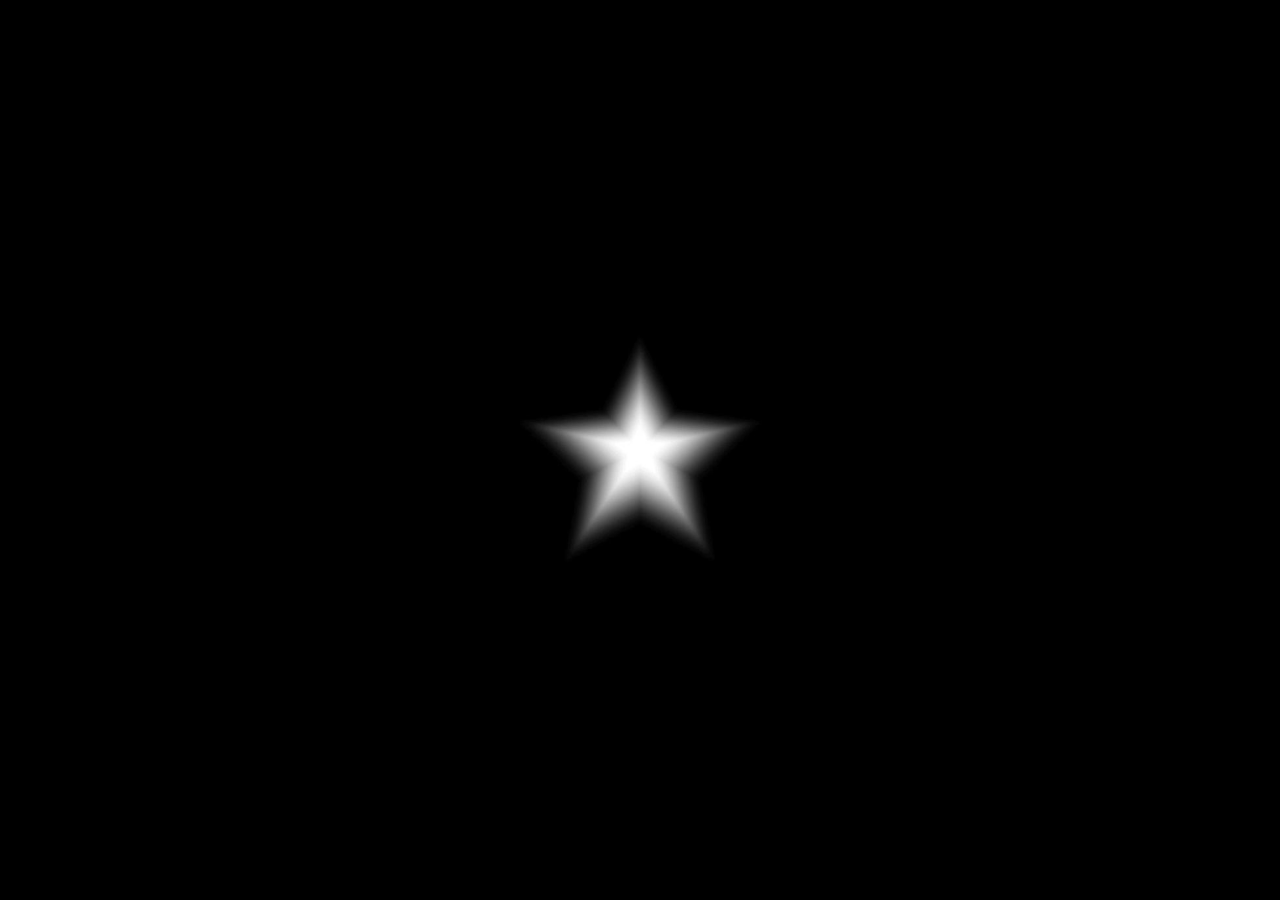
<file: index.html>
<!DOCTYPE html>
<html>
    <head>
        <meta charset="utf-8">
        <meta http-equiv="X-UA-Compatible" content="IE=edge">
        <title></title>
        <meta name="description" content="">
        <meta name="viewport" content="width=device-width, initial-scale=1">
        <link rel="stylesheet" href="style.css">
    </head>


    <!DOCTYPE html>
<html>
    <div id="home" class="enter">
        <img src="images/starspin.png" class="rotate" width="300" height="300" />

     <a href="home1.html" class="button"></a>
    
   


  
        <script src="" async defer></script>
    </body>
</html>
</file>
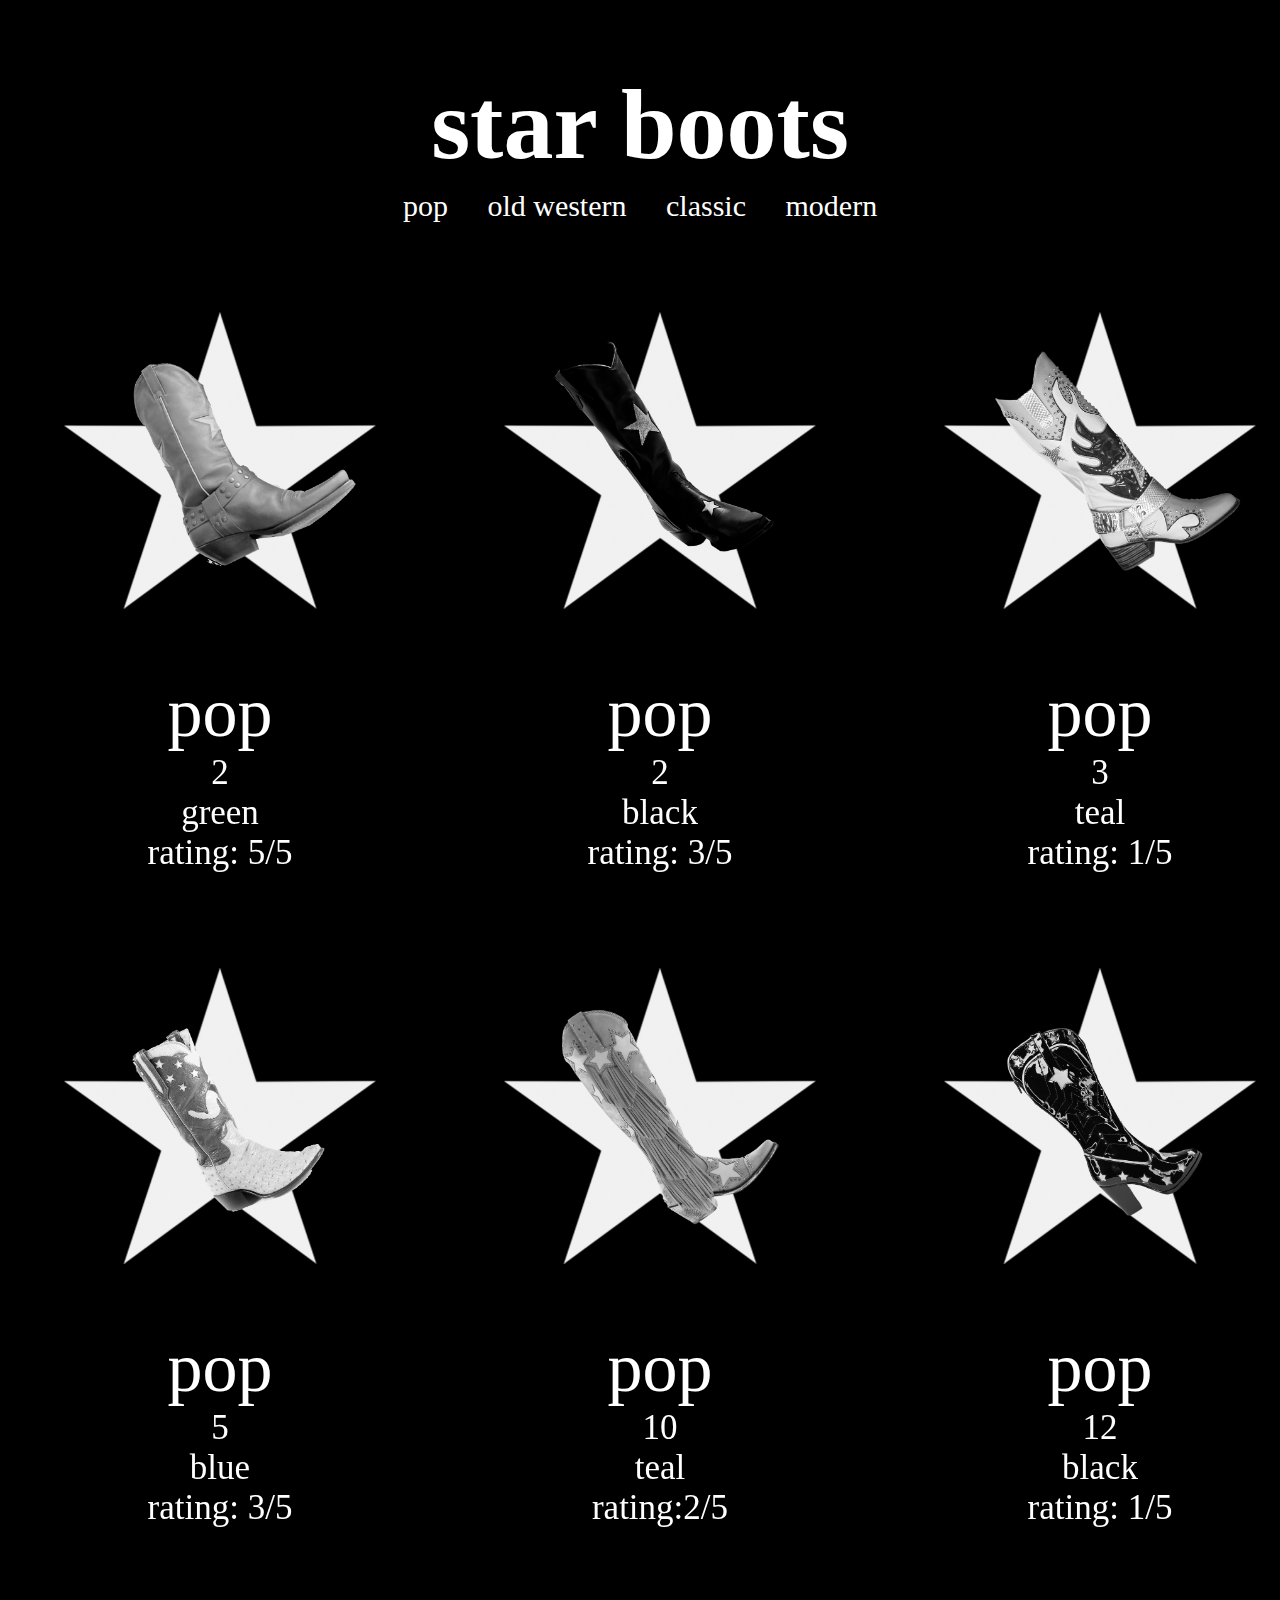
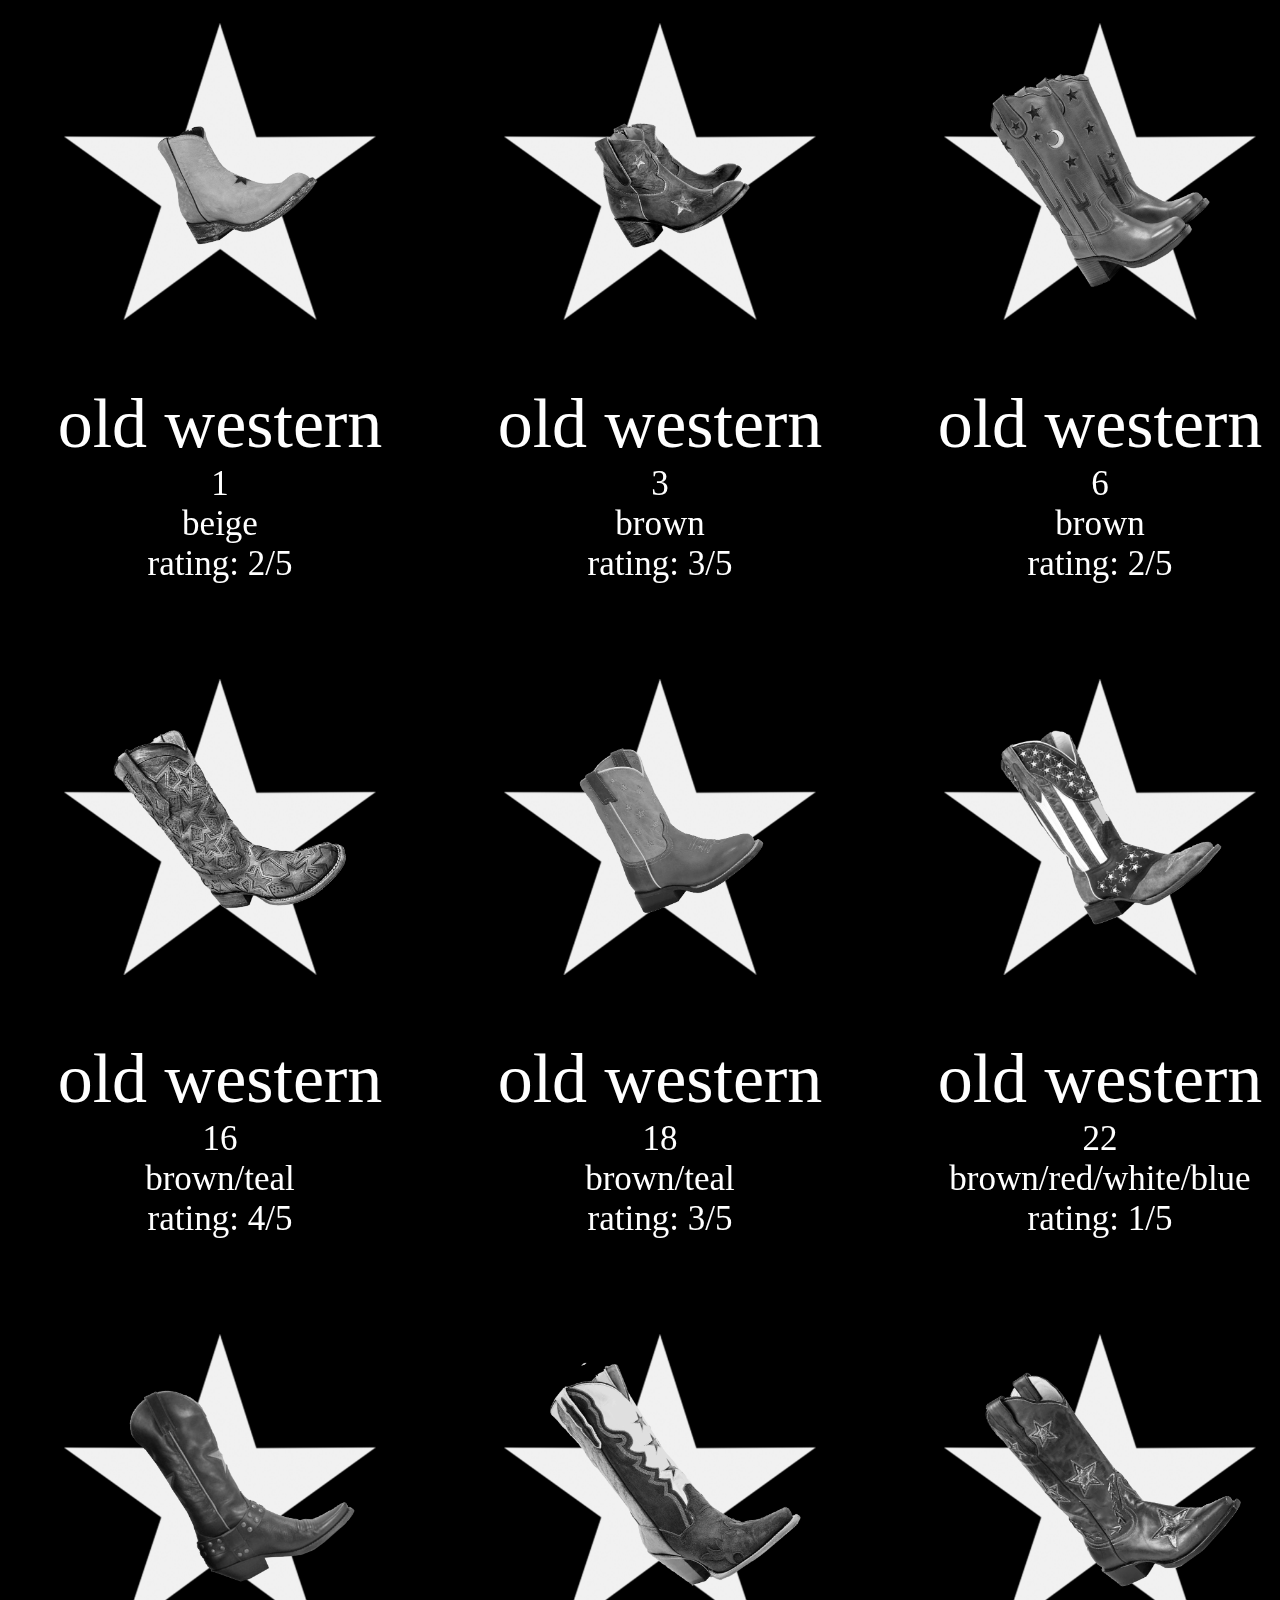
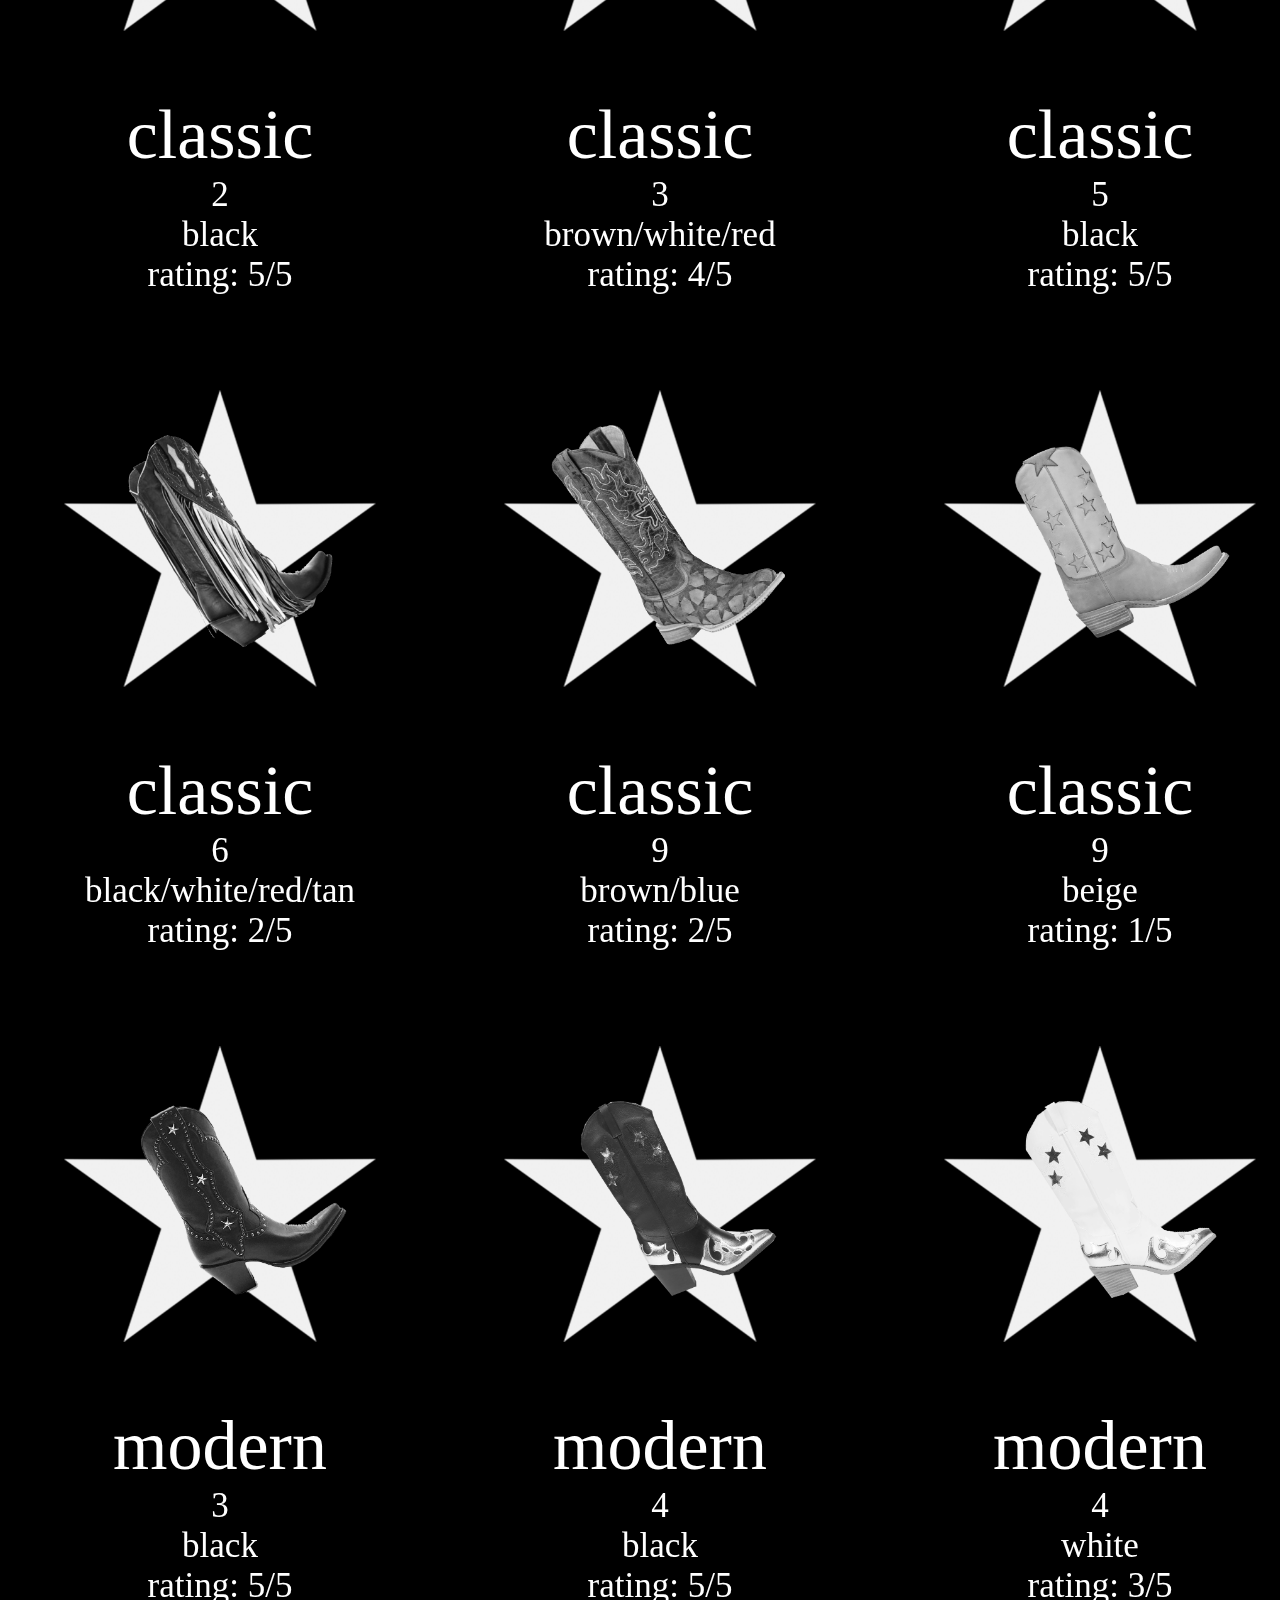
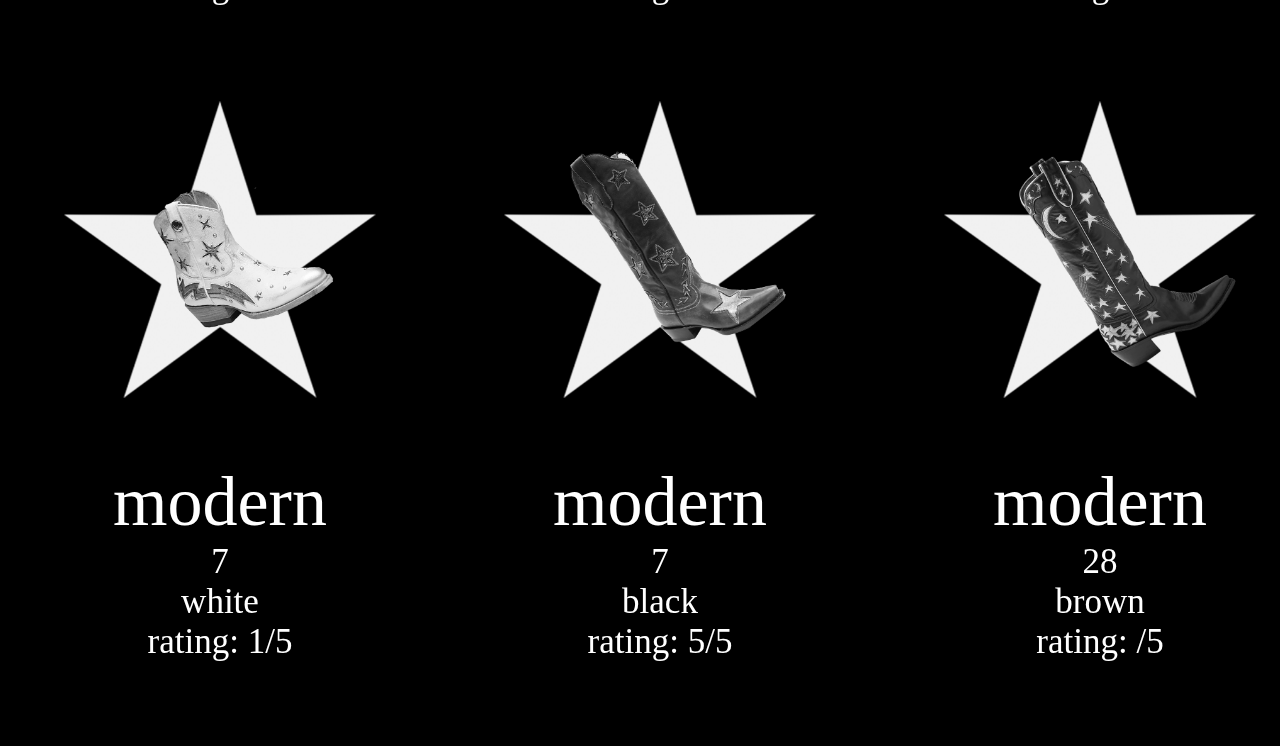
<file: home1.html>
<!DOCTYPE html>
<html lang="en">
  <head>
    <meta charset="UTF-8">
    <meta name="viewport" content="width=device-width, initial-scale=1.0">
    <title>My Website</title>
    <link rel="stylesheet" type="text/css" href="home.css">
  </head>
    <h1> star boots </h1>
    <ul>
  <li><a class="pop-word" href="#pop">pop</a></li>
  <li><a href="old western">old western</a></li>
  <li><a href="classic">classic</a></li>
  <li><a href="modern">modern</a></li>
</ul>

    <body>
      <div id="data-output" class="grid">
   
      <div id="data-output" class="era"></div>
      <div id="data-output" class="color"></div>
      <div id="data-output" class="number"></div>
      <div id="data-output" class="rating"></div>


      
   </table>
  <script src="script.js"></script>
  </body>
</html>
</file>
<file: style.css>
html {
  cursor: url('images/starcursor.png'), auto !important;
}


.button {
  background-color: transparent;
  width: 300px;
  height: 300px;
  border: none;
  cursor: pointer;
  overflow: hidden;
  position: absolute;
  top: 370px;
  left: 680px;
}

body {
  background-color: rgb(0, 0, 0);
}


.rotate {
  animation: rotation 8s infinite linear;
}

@keyframes rotation {
  from {
    transform: rotate(0deg);
  }
  to {
    transform: rotate(359deg);
  }
}

body {
  align-items: center;
  background: #000;
  display: flex;
  font-size: 48px;
  height: 100%;
  justify-content: center;
  margin: 0;
}

html {
  height: 100%;
}
</file>
<file: home.css>
@font-face {
    font-family: 'Germanicahelvetica';
    src: url(Germanica.ttf);
  }



  
  ul {
    font-family: 'Germanica';
    font-size: 30px;
    color: rgb(255, 255, 255);
    margin: 0;
    padding: 0;
    overflow: hidden;
    text-align: center;
    margin-top: -60px;
  }
  
  li {
    display: inline-block;
    margin-top: -90px;
  }
  
  li a {
    display: block;
    color: white;
    text-align: center;
    padding: 14px 16px;
    text-decoration: none;
  }
  
  li a:hover:not(.active) {
    background-color: rgb(0, 0, 0);
  }
  
  .active {
    background-color: #000000;
  }




  html {
    cursor: url('images/starcursor.png'), auto !important;
}




  h1 {
    font-family: 'Germanica';
    text-align: center;
    font-size: 100px;
    color: rgb(255, 255, 255);

  }
body {
    background: rgb(0, 0, 0);
    border-radius: 10px;
    margin: 5% auto;
}

.grid {
    display: grid;
    grid-template-columns: repeat(4, 1fr);
    grid-column-gap: 0px;
}


.boot {
    padding: 20px;
    text-align: center;
    font-family: 'Germanica';
    font-size: 35px;
    color: white;
    column-gap: 50px;
    transition: 1s ease;
    filter: grayscale(100%);
    -webkit-filter: grayscale(100%);
    -webkit-transition: all 1s ease;

}

.boot:hover {
-webkit-transform: scale(1.2);
-ms-transform: scale(1.2);
transform: scale(1.2);
transition: 1s ease;
color:  rgb(255, 255, 255);
background: rgba(255, 243, 114, 0.684);
box-shadow: 0 0 300px rgb(184, 117, 0);
filter: grayscale(0%);
filter: rgb(42, 42, 42);
-webkit-filter: grayscale(0%);
filter: none;
transition: 1s ease;
}

img {
    width: 400px;
    height: auto;
}

.era {
  font-size: 70px;
  }
</file>
